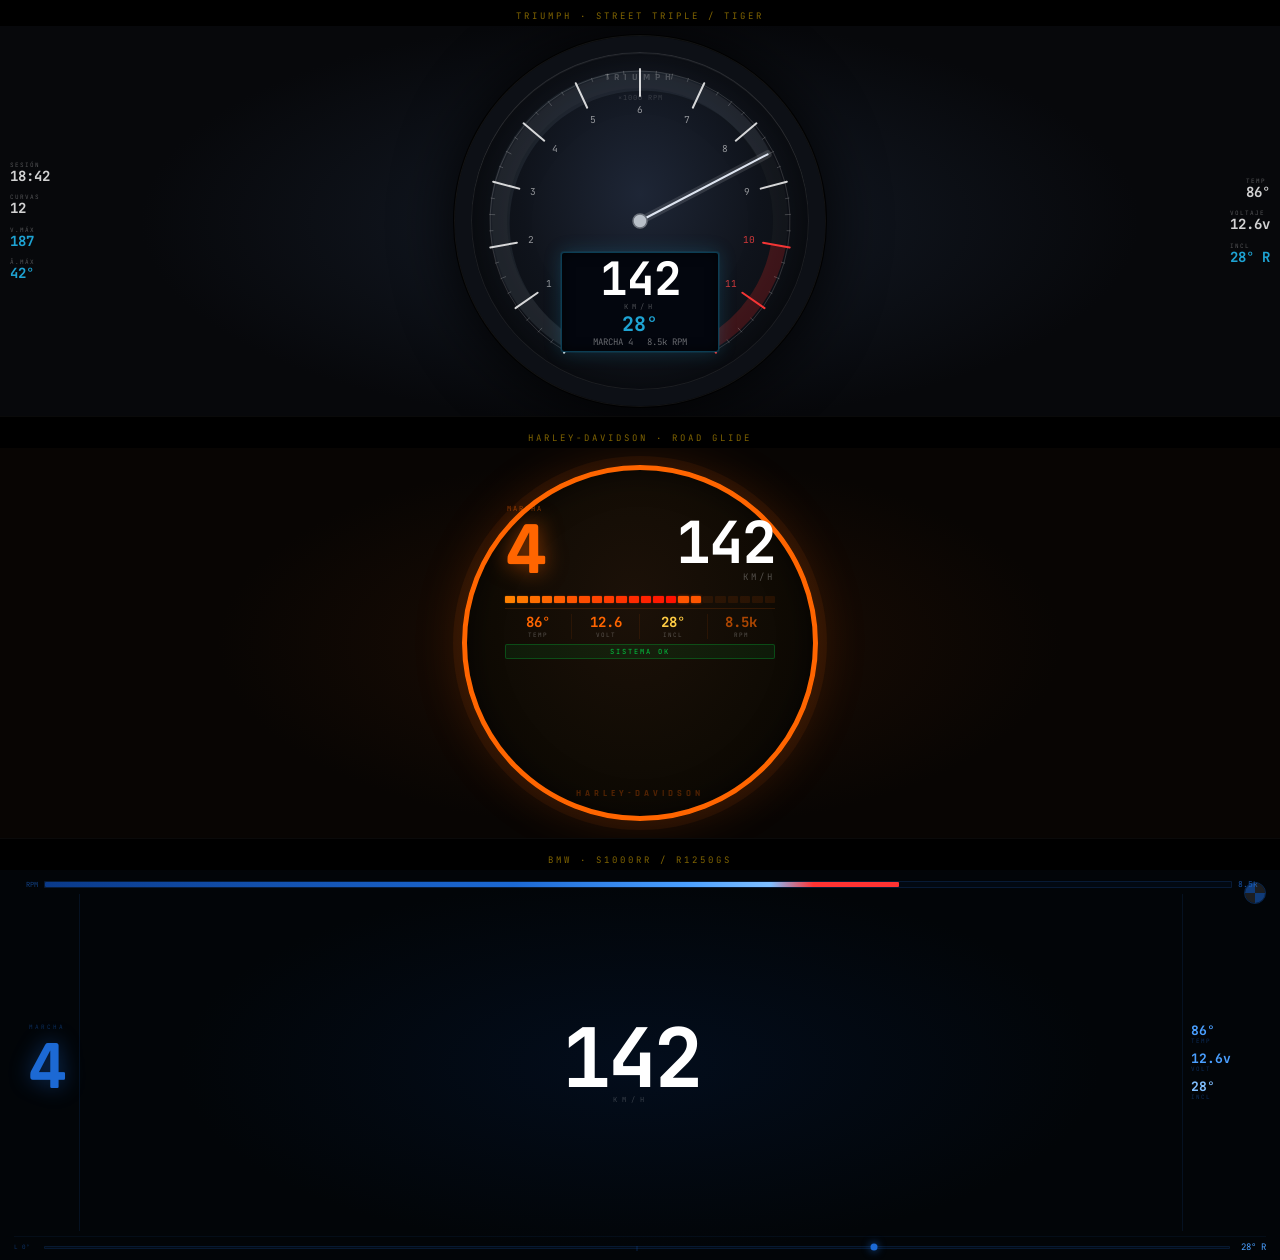
<file: brand-modes.html>
<!DOCTYPE html>
<html lang="es">
<head>
<meta charset="UTF-8">
<meta name="viewport" content="width=device-width, initial-scale=1, maximum-scale=1">
<title>BikerWeather — Brand Modes</title>
<link href="https://fonts.googleapis.com/css2?family=Rajdhani:wght@500;600;700&family=JetBrains+Mono:wght@400;700&display=swap" rel="stylesheet">
<style>
* { margin:0; padding:0; box-sizing:border-box; }
body { background:#000; color:#fff; font-family:'Rajdhani',sans-serif; overflow-x:hidden; }
.mode-lbl { text-align:center; font-family:'JetBrains Mono',monospace; font-size:9px;
  letter-spacing:3px; color:rgba(255,200,0,0.5); padding:10px 0 4px; text-transform:uppercase; }
.divider { height:6px; background:#000; border-top:1px solid rgba(255,255,255,0.04); }
.ls { width:100vw; height:390px; position:relative; overflow:hidden;
  display:flex; align-items:center; justify-content:center; }

/* ═══════════════════════════════════════
   TRIUMPH — esfera completa, igual al display real
═══════════════════════════════════════ */
.ls-tri { background: radial-gradient(ellipse 60% 80% at center, #151c28 0%, #07080b 65%); }

/* Side stats flanking the dial */
.tri-side {
  flex:1; min-width:0; padding:0 10px;
  display:flex; flex-direction:column; justify-content:center; gap:9px;
}
.tri-side.right { align-items:flex-end; }
.tri-s { display:flex; flex-direction:column; }
.tri-s-lbl { font-family:'JetBrains Mono',monospace; font-size:6px;
  color:rgba(255,255,255,0.3); letter-spacing:1px; }
.tri-s-val { font-family:'JetBrains Mono',monospace; font-size:14px;
  font-weight:700; color:rgba(255,255,255,0.82); line-height:1.1; }

/* The round instrument */
.tri-dial {
  flex-shrink: 0;
  width: 370px; height: 370px;
  border-radius: 50%;
  position: relative;
  /* Outer metallic bezel */
  background: radial-gradient(ellipse at 50% 42%, #1e2636 0%, #10141c 50%, #080a0d 100%);
  border: 16px solid #0d1016;
  box-shadow:
    0 0 0 1px rgba(255,255,255,0.07),
    0 0 0 2px rgba(0,0,0,0.9),
    0 4px 60px rgba(0,0,0,0.95),
    inset 0 0 0 1px rgba(255,255,255,0.08),
    inset 0 2px 0 rgba(255,255,255,0.05),
    inset 0 0 50px rgba(0,0,0,0.55);
  overflow: hidden;
}

/* SVG fills the entire circle interior */
.tri-dial svg {
  position: absolute; inset: 0; width: 100%; height: 100%;
}

/* Inner TFT screen — like the small display inside the Triumph dial */
.tri-tft {
  position: absolute;
  bottom: 38px;
  left: 50%; transform: translateX(-50%);
  width: 158px; height: 100px;
  background: #03060e;
  border: 1px solid rgba(30,163,211,0.35);
  border-radius: 3px;
  box-shadow:
    0 0 0 1px rgba(30,163,211,0.1),
    0 0 18px rgba(30,163,211,0.22),
    inset 0 0 12px rgba(0,0,0,0.7);
  display: flex; flex-direction: column;
  align-items: center; justify-content: center;
  gap: 0; padding: 5px 8px;
  z-index: 5;
}
.tri-tft-spd {
  font-family: 'JetBrains Mono', monospace;
  font-size: 46px; font-weight: 700; color: #fff; line-height: 1;
  letter-spacing: -1px;
}
.tri-tft-unit {
  font-family: 'JetBrains Mono', monospace;
  font-size: 7px; color: rgba(255,255,255,0.3); letter-spacing: 4px;
  margin-bottom: 3px;
}
.tri-tft-lean {
  font-family: 'JetBrains Mono', monospace;
  font-size: 20px; font-weight: 700; color: #1EA3D3; line-height: 1;
}
.tri-tft-sub {
  display: flex; gap: 14px; margin-top: 2px;
}
.tri-tft-sub span {
  font-family: 'JetBrains Mono', monospace;
  font-size: 9px; color: rgba(255,255,255,0.4);
}

/* ═══════════════════════════════════════
   HARLEY & BMW (sin cambios)
═══════════════════════════════════════ */
.ls-hd { background:radial-gradient(ellipse 55% 80% at center, #1e0e04 0%, #080503 60%); }
.hd-dial { width:356px;height:356px;flex-shrink:0;position:relative;display:flex;align-items:center;justify-content:center; }
.hd-bezel { position:absolute;inset:0;border-radius:50%;background:radial-gradient(ellipse at 48% 38%,#1c1108 0%,#100b04 55%,#070503 100%);border:5px solid #ff6500;box-shadow:0 0 0 9px rgba(255,101,0,0.07),0 0 50px rgba(255,101,0,0.18),inset 0 0 30px rgba(0,0,0,0.6); }
.hd-inner { position:relative;z-index:2;width:86%;height:86%;display:flex;flex-direction:column;padding:14px 18px 10px; }
.hd-row1 { display:flex;align-items:flex-end;justify-content:space-between; }
.hd-gear-block { display:flex;flex-direction:column;align-items:center; }
.hd-gear-tag { font-family:'JetBrains Mono',monospace;font-size:7px;color:rgba(255,101,0,0.5);letter-spacing:2px; }
.hd-gear { font-family:'Rajdhani',sans-serif;font-size:76px;font-weight:700;color:#ff6500;line-height:1;text-shadow:0 0 22px rgba(255,101,0,0.55); }
.hd-spd-block { text-align:right;padding-bottom:6px; }
.hd-spd { font-family:'JetBrains Mono',monospace;font-size:58px;font-weight:700;color:#fff;line-height:1;letter-spacing:-2px; }
.hd-spd-unit { font-family:'JetBrains Mono',monospace;font-size:9px;color:rgba(255,255,255,0.28);letter-spacing:3px; }
.hd-rpm { display:flex;gap:2px;margin:7px 0 5px;height:7px; }
.hd-seg { flex:1;border-radius:1px; }
.hd-row2 { display:grid;grid-template-columns:1fr 1fr 1fr 1fr;border-top:1px solid rgba(255,101,0,0.14);padding-top:5px; }
.hd-cell { display:flex;flex-direction:column;align-items:center;border-right:1px solid rgba(255,101,0,0.09); }
.hd-cell:last-child { border-right:none; }
.hd-cell-val { font-family:'JetBrains Mono',monospace;font-size:14px;font-weight:700;color:#ff6500;line-height:1.2; }
.hd-cell-lbl { font-family:'JetBrains Mono',monospace;font-size:6px;color:rgba(255,255,255,0.28);letter-spacing:1px; }
.hd-status { margin-top:5px;text-align:center;background:rgba(0,180,60,0.1);border:1px solid rgba(0,200,60,0.28);border-radius:2px;padding:2px 0;font-family:'JetBrains Mono',monospace;font-size:7px;color:#00c840;letter-spacing:2px; }
.hd-logo { position:absolute;bottom:22px;left:50%;transform:translateX(-50%);z-index:3;font-family:'Rajdhani',sans-serif;font-size:9px;font-weight:700;color:rgba(255,101,0,0.28);letter-spacing:4px;white-space:nowrap; }
.ls-bmw { background:radial-gradient(ellipse 60% 80% at center,#030d1c 0%,#020508 60%); }
.bmw-layout { width:100%;height:100%;display:flex;flex-direction:column;padding:9px 14px 7px;gap:5px; }
.bmw-rpm-row { display:flex;align-items:center;gap:6px;flex-shrink:0; }
.bmw-rpm-tag { font-family:'JetBrains Mono',monospace;font-size:7px;color:rgba(28,105,212,0.6);width:24px;text-align:right; }
.bmw-rpm-track { flex:1;height:7px;background:rgba(28,105,212,0.05);border:1px solid rgba(28,105,212,0.18);border-radius:1px;overflow:hidden; }
.bmw-rpm-fill { height:100%;border-radius:1px;background:linear-gradient(to right,#0a3a8a 0%,#1C69D4 55%,#4a9fff 75%,#80bfff 85%,#ff3333 90%); }
.bmw-rpm-num { font-family:'JetBrains Mono',monospace;font-size:8px;color:rgba(28,105,212,0.75);width:28px; }
.bmw-main { flex:1;display:flex;align-items:stretch;min-height:0; }
.bmw-gear-col { width:66px;flex-shrink:0;border-right:1px solid rgba(28,105,212,0.12);display:flex;flex-direction:column;align-items:center;justify-content:center;gap:2px; }
.bmw-gear-lbl { font-family:'JetBrains Mono',monospace;font-size:6px;color:rgba(28,105,212,0.4);letter-spacing:2px; }
.bmw-gear { font-family:'Rajdhani',sans-serif;font-size:70px;font-weight:700;color:#1C69D4;line-height:1;text-shadow:0 0 22px rgba(28,105,212,0.45); }
.bmw-spd-col { flex:1;display:flex;flex-direction:column;align-items:center;justify-content:center;gap:1px; }
.bmw-spd { font-family:'JetBrains Mono',monospace;font-size:82px;font-weight:700;color:#fff;line-height:0.9;letter-spacing:-3px; }
.bmw-spd-unit { font-family:'JetBrains Mono',monospace;font-size:7px;color:rgba(255,255,255,0.22);letter-spacing:5px; }
.bmw-info-col { width:84px;flex-shrink:0;border-left:1px solid rgba(28,105,212,0.12);display:flex;flex-direction:column;justify-content:center;padding-left:8px;gap:7px; }
.bmw-info-cell { display:flex;flex-direction:column; }
.bmw-info-val { font-family:'JetBrains Mono',monospace;font-size:13px;font-weight:700;color:#4a9fff;line-height:1; }
.bmw-info-lbl { font-family:'JetBrains Mono',monospace;font-size:6px;color:rgba(28,105,212,0.38);letter-spacing:1px; }
.bmw-lean-row { flex-shrink:0;display:flex;align-items:center;gap:8px;border-top:1px solid rgba(28,105,212,0.08);padding-top:4px; }
.bmw-lean-tag { font-family:'JetBrains Mono',monospace;font-size:6px;color:rgba(28,105,212,0.45);width:22px; }
.bmw-lean-track { flex:1;height:3px;background:rgba(28,105,212,0.07);border:1px solid rgba(28,105,212,0.14);border-radius:1px;position:relative; }
.bmw-lean-center { position:absolute;top:-1px;left:50%;transform:translateX(-50%);height:5px;width:1px;background:rgba(28,105,212,0.3); }
.bmw-lean-dot { position:absolute;top:50%;transform:translate(-50%,-50%);width:7px;height:7px;background:#1C69D4;border-radius:50%;box-shadow:0 0 8px rgba(28,105,212,0.9); }
.bmw-lean-val { font-family:'JetBrains Mono',monospace;font-size:9px;color:#4a9fff;width:28px;text-align:right; }
.bmw-roundel { position:absolute;top:12px;right:14px;width:22px;height:22px;border-radius:50%;overflow:hidden;border:1px solid rgba(28,105,212,0.35);display:grid;grid-template-columns:1fr 1fr;grid-template-rows:1fr 1fr; }
.r-blue { background:rgba(28,105,212,0.55); }
.r-white { background:rgba(255,255,255,0.1); }
</style>
</head>
<body>

<!-- ══════════════════════════════════════════
     TRIUMPH — esfera auténtica
══════════════════════════════════════════ -->
<p class="mode-lbl">Triumph · Street Triple / Tiger</p>
<div class="ls ls-tri">

  <!-- Stats izquierda -->
  <div class="tri-side">
    <div class="tri-s"><span class="tri-s-lbl">SESIÓN</span><span class="tri-s-val">18:42</span></div>
    <div class="tri-s"><span class="tri-s-lbl">CURVAS</span><span class="tri-s-val">12</span></div>
    <div class="tri-s"><span class="tri-s-lbl">V.MÁX</span><span class="tri-s-val" style="color:#1EA3D3">187</span></div>
    <div class="tri-s"><span class="tri-s-lbl">Â.MÁX</span><span class="tri-s-val" style="color:#1EA3D3">42°</span></div>
  </div>

  <!-- Esfera principal -->
  <div class="tri-dial">
    <svg id="tri-svg" viewBox="0 0 338 338"></svg>

    <!-- Pantalla TFT interior (parte baja de la esfera) -->
    <div class="tri-tft">
      <div class="tri-tft-spd">142</div>
      <div class="tri-tft-unit">KM/H</div>
      <div class="tri-tft-lean">28°</div>
      <div class="tri-tft-sub">
        <span>MARCHA 4</span>
        <span>8.5k RPM</span>
      </div>
    </div>
  </div>

  <!-- Stats derecha -->
  <div class="tri-side right">
    <div class="tri-s"><span class="tri-s-lbl">TEMP</span><span class="tri-s-val">86°</span></div>
    <div class="tri-s"><span class="tri-s-lbl">VOLTAJE</span><span class="tri-s-val">12.6v</span></div>
    <div class="tri-s"><span class="tri-s-lbl">INCL</span><span class="tri-s-val" style="color:#1EA3D3">28° R</span></div>
  </div>

</div>
<div class="divider"></div>

<!-- ══════════════════════════════════════════
     HARLEY
══════════════════════════════════════════ -->
<p class="mode-lbl">Harley-Davidson · Road Glide</p>
<div class="ls ls-hd">
  <div class="hd-dial">
    <div class="hd-bezel"></div>
    <div class="hd-inner">
      <div class="hd-row1">
        <div class="hd-gear-block"><span class="hd-gear-tag">MARCHA</span><span class="hd-gear">4</span></div>
        <div class="hd-spd-block"><div class="hd-spd">142</div><div class="hd-spd-unit">KM/H</div></div>
      </div>
      <div class="hd-rpm" id="hd-rpm"></div>
      <div class="hd-row2">
        <div class="hd-cell"><span class="hd-cell-val">86°</span><span class="hd-cell-lbl">TEMP</span></div>
        <div class="hd-cell"><span class="hd-cell-val">12.6</span><span class="hd-cell-lbl">VOLT</span></div>
        <div class="hd-cell"><span class="hd-cell-val" style="color:#ffcc44">28°</span><span class="hd-cell-lbl">INCL</span></div>
        <div class="hd-cell"><span class="hd-cell-val" style="color:rgba(255,101,0,0.65)">8.5k</span><span class="hd-cell-lbl">RPM</span></div>
      </div>
      <div class="hd-status">SISTEMA OK</div>
    </div>
    <div class="hd-logo">HARLEY-DAVIDSON</div>
  </div>
</div>
<div class="divider"></div>

<!-- ══════════════════════════════════════════
     BMW
══════════════════════════════════════════ -->
<p class="mode-lbl">BMW · S1000RR / R1250GS</p>
<div class="ls ls-bmw" style="position:relative">
  <div class="bmw-layout">
    <div class="bmw-rpm-row">
      <span class="bmw-rpm-tag">RPM</span>
      <div class="bmw-rpm-track"><div class="bmw-rpm-fill" style="width:72%"></div></div>
      <span class="bmw-rpm-num">8.5k</span>
    </div>
    <div class="bmw-main">
      <div class="bmw-gear-col"><span class="bmw-gear-lbl">MARCHA</span><span class="bmw-gear">4</span></div>
      <div class="bmw-spd-col"><span class="bmw-spd">142</span><span class="bmw-spd-unit">KM/H</span></div>
      <div class="bmw-info-col">
        <div class="bmw-info-cell"><span class="bmw-info-val">86°</span><span class="bmw-info-lbl">TEMP</span></div>
        <div class="bmw-info-cell"><span class="bmw-info-val">12.6v</span><span class="bmw-info-lbl">VOLT</span></div>
        <div class="bmw-info-cell"><span class="bmw-info-val" style="color:#80bfff">28°</span><span class="bmw-info-lbl">INCL</span></div>
      </div>
    </div>
    <div class="bmw-lean-row">
      <span class="bmw-lean-tag">L 0°</span>
      <div class="bmw-lean-track"><div class="bmw-lean-center"></div><div class="bmw-lean-dot" style="left:70%"></div></div>
      <span class="bmw-lean-val">28° R</span>
    </div>
  </div>
  <div class="bmw-roundel"><div class="r-blue"></div><div class="r-white"></div><div class="r-white"></div><div class="r-blue"></div></div>
</div>

<script>
/* ═══════════════════════════════════════════════════
   TRIUMPH — Tachometer SVG (338×338 viewBox)
   Circle center: 169,169  — r de ticks: ~145
   Arco del tacómetro: de las 7 en punto hasta las 5
   en punto pasando por las 12 (300° clockwise)
═══════════════════════════════════════════════════ */
(function(){
  const svg = document.getElementById('tri-svg');
  const ns  = 'http://www.w3.org/2000/svg';
  const CX=169, CY=169;

  // Clock-angle helpers (0°=12h, clockwise)
  function rad(deg){ return deg * Math.PI / 180; }
  function pt(r, clockDeg){
    return [CX + r*Math.sin(rad(clockDeg)), CY - r*Math.cos(rad(clockDeg))];
  }
  function arcPath(r, startClock, endClock){
    const span = ((endClock - startClock) + 360) % 360;
    const [sx,sy]=pt(r,startClock), [ex,ey]=pt(r,endClock);
    const large = span > 180 ? 1 : 0;
    return `M${sx},${sy} A${r},${r} 0 ${large},1 ${ex},${ey}`;
  }

  const START=210, ARC=300, END=START+ARC; // 510→150°
  const R_OUT=148, R_IN=133; // tachometer ring radii

  // ── 1. Background tachometer ring track ──
  const [s1x,s1y]=pt(R_OUT,START),[e1x,e1y]=pt(R_OUT,END);
  const [s2x,s2y]=pt(R_IN, START),[e2x,e2y]=pt(R_IN, END);
  const track=document.createElementNS(ns,'path');
  track.setAttribute('d',
    `M${s1x},${s1y} A${R_OUT},${R_OUT} 0 1,1 ${e1x},${e1y}` +
    `L${e2x},${e2y} A${R_IN},${R_IN} 0 1,0 ${s2x},${s2y} Z`);
  track.setAttribute('fill','rgba(255,255,255,0.025)');
  svg.appendChild(track);

  // ── 2. Redline zone (last 16.7% = RPM 10–12k) ──
  const redStart = START + ARC*0.833;
  const [rs1x,rs1y]=pt(R_OUT,redStart),[re1x,re1y]=pt(R_OUT,END);
  const [rs2x,rs2y]=pt(R_IN, redStart),[re2x,re2y]=pt(R_IN, END);
  const redZone=document.createElementNS(ns,'path');
  const rdSpan=((END-redStart)+360)%360;
  redZone.setAttribute('d',
    `M${rs1x},${rs1y} A${R_OUT},${R_OUT} 0 ${rdSpan>180?1:0},1 ${re1x},${re1y}` +
    `L${re2x},${re2y} A${R_IN},${R_IN} 0 ${rdSpan>180?1:0},0 ${rs2x},${rs2y} Z`);
  redZone.setAttribute('fill','rgba(255,20,20,0.18)');
  svg.appendChild(redZone);

  // ── 3. RPM progress glow (0 → 8.5k = 70.8%) ──
  const rpmFrac=0.708;
  const rpmClock=START+rpmFrac*ARC;
  const [pg1x,pg1y]=pt(R_OUT-1,START),[pgx,pgy]=pt(R_OUT-1,rpmClock);
  const [pg2x,pg2y]=pt(R_IN+1, START),[pgx2,pgy2]=pt(R_IN+1, rpmClock);
  const pgSpan=((rpmClock-START)+360)%360;
  const glowArc=document.createElementNS(ns,'path');
  glowArc.setAttribute('d',
    `M${pg1x},${pg1y} A${R_OUT},${R_OUT} 0 ${pgSpan>180?1:0},1 ${pgx},${pgy}` +
    `L${pgx2},${pgy2} A${R_IN},${R_IN} 0 ${pgSpan>180?1:0},0 ${pg2x},${pg2y} Z`);
  glowArc.setAttribute('fill','rgba(200,220,255,0.07)');
  svg.appendChild(glowArc);

  // ── 4. Outer arc border line ──
  const outerLine=document.createElementNS(ns,'path');
  outerLine.setAttribute('d', arcPath(R_OUT+2, START, END));
  outerLine.setAttribute('fill','none');
  outerLine.setAttribute('stroke','rgba(255,255,255,0.15)');
  outerLine.setAttribute('stroke-width','1');
  svg.appendChild(outerLine);

  // ── 5. Major tick marks + labels (0–11) ──
  const N=12;
  for(let i=0; i<=N; i++){
    const clockDeg = START + (i/N)*ARC;
    const isRed = i >= 10;
    const strokeColor = isRed ? 'rgba(255,55,55,0.95)' : 'rgba(255,255,255,0.82)';

    // Tick line (long)
    const [ox,oy]=pt(R_OUT+4, clockDeg), [ix,iy]=pt(R_IN-8, clockDeg);
    const tick=document.createElementNS(ns,'line');
    Object.entries({x1:ox,y1:oy,x2:ix,y2:iy,
      stroke:strokeColor,'stroke-width':'2','stroke-linecap':'round'
    }).forEach(([k,v])=>tick.setAttribute(k,String(v)));
    svg.appendChild(tick);

    // Label
    const [tx,ty]=pt(R_IN-22, clockDeg);
    const t=document.createElementNS(ns,'text');
    Object.entries({x:tx,y:ty,'text-anchor':'middle','dominant-baseline':'middle',
      fill: isRed?'rgba(255,65,65,0.8)':'rgba(255,255,255,0.55)',
      'font-size':'9.5','font-family':'JetBrains Mono,monospace'
    }).forEach(([k,v])=>t.setAttribute(k,String(v)));
    t.textContent = i;
    svg.appendChild(t);
  }

  // ── 6. Minor ticks (4 between each major) ──
  for(let i=0; i<N*4; i++){
    if(i%4===0) continue;
    const clockDeg = START + (i/(N*4))*ARC;
    const isMid = i%2===0;
    const [ox,oy]=pt(R_OUT+3, clockDeg), [ix,iy]=pt(isMid?R_OUT-3:R_OUT-1, clockDeg);
    const m=document.createElementNS(ns,'line');
    Object.entries({x1:ox,y1:oy,x2:ix,y2:iy,
      stroke:'rgba(255,255,255,0.25)','stroke-width':'0.8'
    }).forEach(([k,v])=>m.setAttribute(k,String(v)));
    svg.appendChild(m);
  }

  // ── 7. Needle glow + needle ──
  const nClock = START + rpmFrac*ARC;
  const [ntx,nty]=pt(R_OUT-4, nClock);
  // Glow
  const ng=document.createElementNS(ns,'line');
  Object.entries({x1:CX,y1:CY,x2:ntx,y2:nty,
    stroke:'rgba(255,255,255,0.12)','stroke-width':'8','stroke-linecap':'round'
  }).forEach(([k,v])=>ng.setAttribute(k,String(v)));
  svg.appendChild(ng);
  // Needle
  const nl=document.createElementNS(ns,'line');
  Object.entries({x1:CX,y1:CY,x2:ntx,y2:nty,
    stroke:'#dde4f0','stroke-width':'2','stroke-linecap':'round'
  }).forEach(([k,v])=>nl.setAttribute(k,String(v)));
  svg.appendChild(nl);

  // ── 8. Center hub ──
  const hub=document.createElementNS(ns,'circle');
  Object.entries({cx:CX,cy:CY,r:'7',
    fill:'radial-gradient(circle,#ddd,#888)'
  }).forEach(([k,v])=>hub.setAttribute(k,String(v)));
  hub.setAttribute('fill','#b8bfc8');
  hub.setAttribute('stroke','#6a707a');
  hub.setAttribute('stroke-width','1.5');
  svg.appendChild(hub);

  // ── 9. "TRIUMPH" branding at top ──
  const brand=document.createElementNS(ns,'text');
  Object.entries({x:CX,y:28,'text-anchor':'middle',
    fill:'rgba(255,255,255,0.2)','font-size':'10',
    'font-family':'Rajdhani,sans-serif','font-weight':'700','letter-spacing':'5'
  }).forEach(([k,v])=>brand.setAttribute(k,String(v)));
  brand.textContent='TRIUMPH';
  svg.appendChild(brand);

  // ── 10. "×1000 RPM" sub-label ──
  const rpmLbl=document.createElementNS(ns,'text');
  Object.entries({x:CX,y:48,'text-anchor':'middle',
    fill:'rgba(255,255,255,0.16)','font-size':'7',
    'font-family':'JetBrains Mono,monospace','letter-spacing':'1'
  }).forEach(([k,v])=>rpmLbl.setAttribute(k,String(v)));
  rpmLbl.textContent='×1000 RPM';
  svg.appendChild(rpmLbl);

  // ── 11. Triumph "V" logo above TFT ──
  const vLogo=document.createElementNS(ns,'text');
  Object.entries({x:CX,y:226,'text-anchor':'middle',
    fill:'rgba(255,255,255,0.22)','font-size':'13',
    'font-family':'Rajdhani,sans-serif','font-weight':'700','letter-spacing':'2'
  }).forEach(([k,v])=>vLogo.setAttribute(k,String(v)));
  vLogo.textContent='───V───';
  svg.appendChild(vLogo);
})();

/* Harley RPM segments */
(function(){
  const c=document.getElementById('hd-rpm');
  const N=22, active=Math.round(0.708*N);
  for(let i=0;i<N;i++){
    const s=document.createElement('div'); s.className='hd-seg';
    if(i<active){
      if(i>=Math.floor(N*0.85)){s.style.cssText='background:#ff0022;box-shadow:0 0 4px rgba(255,0,30,0.8)';}
      else if(i>=Math.floor(N*0.68)){s.style.cssText='background:#ff5500;box-shadow:0 0 3px rgba(255,85,0,0.6)';}
      else{const t=i/(N*0.68);const h=30-t*30;s.style.cssText=`background:hsl(${h},100%,50%);box-shadow:0 0 2px hsla(${h},100%,55%,0.4)`;}
    } else { s.style.background='rgba(255,101,0,0.1)'; }
    c.appendChild(s);
  }
})();
</script>
</body>
</html>
</file>
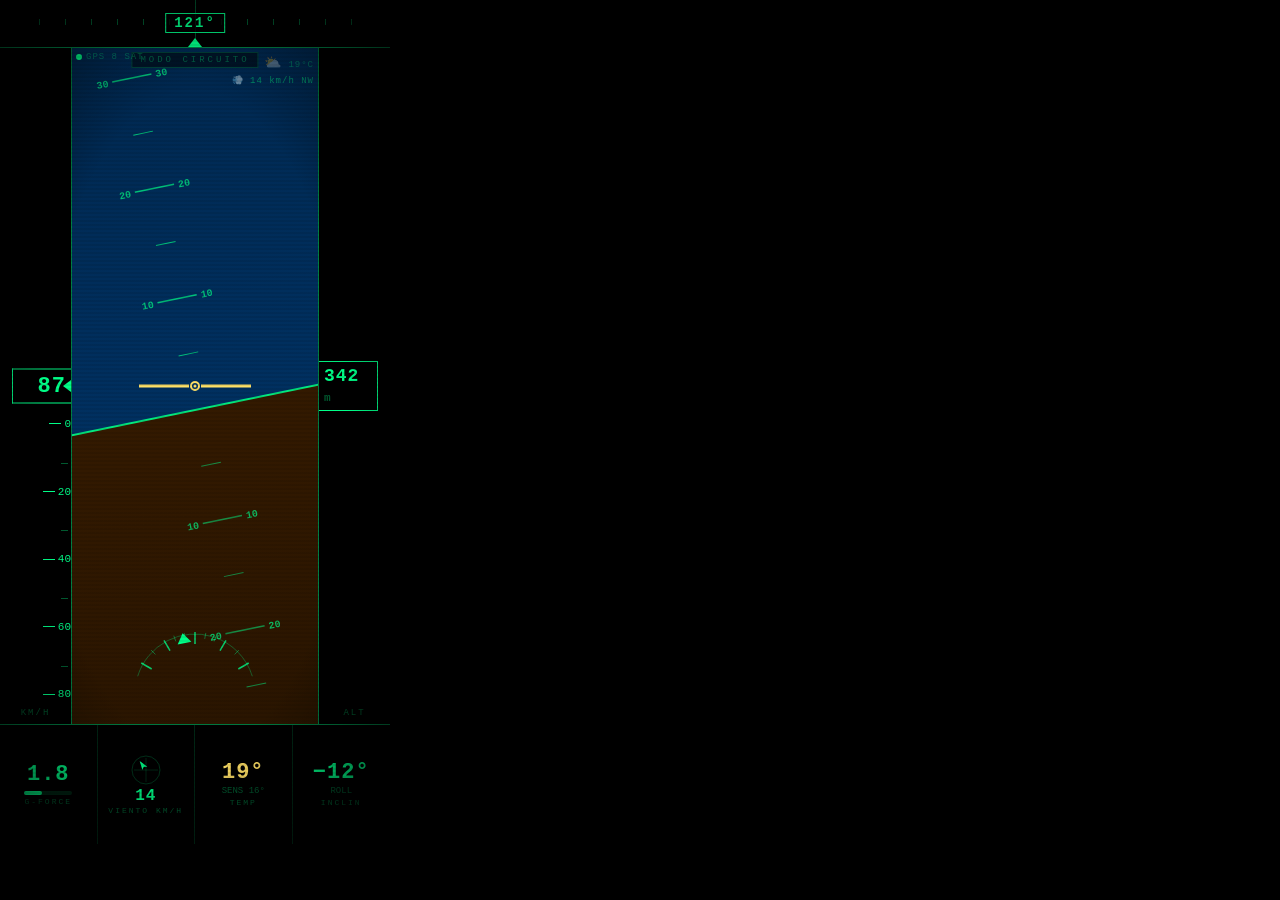
<file: hud-mockup.html>
<!DOCTYPE html>
<html lang="es">
<head>
<meta charset="UTF-8"/>
<meta name="viewport" content="width=device-width, initial-scale=1.0, user-scalable=no"/>
<title>HUD Mockup – Modo Circuito</title>
<style>
  * { margin:0; padding:0; box-sizing:border-box; }
  body { background:#000; width:390px; height:844px; overflow:hidden; font-family:'Courier New',monospace; position:relative; }

  /* Scanlines overlay */
  body::after {
    content:''; position:absolute; inset:0; pointer-events:none; z-index:100;
    background:repeating-linear-gradient(0deg, transparent, transparent 2px, rgba(0,0,0,0.08) 2px, rgba(0,0,0,0.08) 4px);
  }

  /* Vignette */
  body::before {
    content:''; position:absolute; inset:0; pointer-events:none; z-index:99;
    background:radial-gradient(ellipse at center, transparent 55%, rgba(0,0,0,0.7) 100%);
  }

  /* ── COLOR VARS ── */
  :root {
    --g: #00ff88;       /* verde HUD principal */
    --ga: rgba(0,255,136,0.15);
    --gb: rgba(0,255,136,0.06);
    --y: #ffe066;       /* amarillo advertencia */
    --r: #ff4444;       /* rojo peligro */
    --w: rgba(0,255,136,0.5);
    --dim: rgba(0,255,136,0.35);
  }

  /* ══════════════════════════════
     HEADING TAPE  (top)
  ══════════════════════════════ */
  #heading-tape {
    position:absolute; top:0; left:0; right:0; height:48px;
    background:rgba(0,0,0,0.6); border-bottom:1px solid var(--w);
    display:flex; align-items:center; justify-content:center; overflow:hidden;
  }
  .hdg-ticks { display:flex; align-items:flex-end; gap:0; position:relative; }
  .hdg-mark {
    display:flex; flex-direction:column; align-items:center;
    width:26px; font-size:9px; color:var(--dim); line-height:1;
  }
  .hdg-mark.major { color:var(--g); font-size:10px; font-weight:bold; }
  .hdg-mark .tick { width:1px; background:var(--dim); margin-bottom:3px; }
  .hdg-mark.major .tick { background:var(--g); }
  .hdg-mark.minor .tick { height:6px; }
  .hdg-mark.major .tick { height:10px; }
  /* Current heading pointer */
  #hdg-pointer {
    position:absolute; bottom:0; left:50%; transform:translateX(-50%);
    width:0; height:0;
    border-left:7px solid transparent;
    border-right:7px solid transparent;
    border-bottom:9px solid var(--g);
  }
  #hdg-value {
    position:absolute; bottom:2px; left:50%; transform:translateX(-50%);
    background:rgba(0,0,0,0.8); border:1px solid var(--g);
    color:var(--g); font-size:14px; font-weight:bold;
    padding:1px 8px; letter-spacing:2px;
    margin-bottom:12px;
  }
  .hdg-center-line {
    position:absolute; top:0; bottom:0; left:50%;
    width:1px; background:rgba(0,255,136,0.3); pointer-events:none;
  }

  /* ══════════════════════════════
     SPEED TAPE  (left)
  ══════════════════════════════ */
  #speed-tape {
    position:absolute; top:48px; left:0; bottom:120px; width:72px;
    background:rgba(0,0,0,0.55); border-right:1px solid var(--w);
    overflow:hidden; display:flex; flex-direction:column; justify-content:center;
  }
  .tape-inner { position:relative; height:100%; }
  .s-tick {
    position:absolute; right:0; display:flex; align-items:center;
    font-size:9px; color:var(--dim); gap:3px;
  }
  .s-tick .tl { height:1px; background:var(--dim); }
  .s-tick.major { color:var(--g); font-size:11px; }
  .s-tick.major .tl { background:var(--g); }
  #spd-box {
    position:absolute; right:-1px; top:50%; transform:translateY(-50%);
    background:#000; border:1px solid var(--g); border-right:none;
    color:var(--g); font-size:22px; font-weight:bold;
    padding:4px 6px; text-align:right; min-width:60px;
    letter-spacing:1px;
  }
  #spd-label {
    position:absolute; bottom:6px; left:0; right:0;
    text-align:center; font-size:9px; color:var(--dim); letter-spacing:2px;
  }
  #spd-pointer {
    position:absolute; right:0; top:50%; transform:translateY(-50%);
    width:0; height:0;
    border-top:6px solid transparent;
    border-bottom:6px solid transparent;
    border-right:8px solid var(--g);
  }

  /* ══════════════════════════════
     ALTITUDE TAPE  (right)
  ══════════════════════════════ */
  #alt-tape {
    position:absolute; top:48px; right:0; bottom:120px; width:72px;
    background:rgba(0,0,0,0.55); border-left:1px solid var(--w);
    overflow:hidden; display:flex; flex-direction:column; justify-content:center;
  }
  .a-tick {
    position:absolute; left:0; display:flex; align-items:center;
    font-size:9px; color:var(--dim); gap:3px; flex-direction:row-reverse;
  }
  .a-tick .tl { height:1px; background:var(--dim); }
  .a-tick.major { color:var(--g); font-size:11px; }
  .a-tick.major .tl { background:var(--g); }
  #alt-box {
    position:absolute; left:-1px; top:50%; transform:translateY(-50%);
    background:#000; border:1px solid var(--g); border-left:none;
    color:var(--g); font-size:18px; font-weight:bold;
    padding:4px 6px; text-align:left; min-width:60px;
    letter-spacing:1px;
  }
  #alt-label {
    position:absolute; bottom:6px; left:0; right:0;
    text-align:center; font-size:9px; color:var(--dim); letter-spacing:2px;
  }

  /* ══════════════════════════════
     ARTIFICIAL HORIZON  (center)
  ══════════════════════════════ */
  #ahi-wrap {
    position:absolute; top:48px; left:72px; right:72px; bottom:120px;
    overflow:hidden; display:flex; align-items:center; justify-content:center;
  }
  #ahi-canvas { position:absolute; }

  /* Fixed aircraft reference */
  #aircraft-ref {
    position:absolute; top:50%; left:50%; transform:translate(-50%,-50%);
    pointer-events:none; z-index:10;
  }
  .ref-wing {
    position:absolute; top:50%; width:50px; height:3px;
    background:var(--y); transform:translateY(-50%);
  }
  .ref-wing.left { right:calc(50% + 6px); }
  .ref-wing.right { left:calc(50% + 6px); }
  .ref-center { width:10px; height:10px; border:2px solid var(--y); border-radius:50%; position:absolute; top:50%; left:50%; transform:translate(-50%,-50%); }
  .ref-center::after { content:''; position:absolute; top:50%; left:50%; transform:translate(-50%,-50%); width:3px; height:3px; background:var(--y); border-radius:50%; }

  /* Roll arc indicator */
  #roll-arc {
    position:absolute; bottom:20px; left:50%; transform:translateX(-50%);
    display:flex; align-items:center; gap:4px; z-index:10;
  }
  .roll-tick { width:1px; height:8px; background:var(--dim); transform-origin:bottom center; }
  .roll-tick.major { height:12px; background:var(--g); }
  #roll-ptr {
    position:absolute; bottom:14px; left:50%; transform:translateX(-50%);
    width:0; height:0;
    border-left:6px solid transparent;
    border-right:6px solid transparent;
    border-top:10px solid var(--g);
  }

  /* ══════════════════════════════
     BOTTOM STRIP
  ══════════════════════════════ */
  #bottom-strip {
    position:absolute; bottom:0; left:0; right:0; height:120px;
    background:rgba(0,0,0,0.7); border-top:1px solid var(--w);
    display:grid; grid-template-columns:1fr 1fr 1fr 1fr; gap:0;
  }
  .b-cell {
    display:flex; flex-direction:column; align-items:center; justify-content:center;
    border-right:1px solid rgba(0,255,136,0.15); padding:8px 4px; gap:2px;
  }
  .b-cell:last-child { border-right:none; }
  .b-val { font-size:22px; font-weight:bold; color:var(--g); line-height:1; letter-spacing:1px; }
  .b-val.warn { color:var(--y); }
  .b-val.danger { color:var(--r); }
  .b-lbl { font-size:8px; color:var(--dim); letter-spacing:2px; text-transform:uppercase; }
  .b-unit { font-size:9px; color:var(--dim); }

  /* G-force bar */
  #gbar-wrap { width:48px; height:4px; background:rgba(0,255,136,0.15); border-radius:2px; margin-top:3px; }
  #gbar { height:100%; background:var(--g); border-radius:2px; width:25%; transition:width 0.2s; }

  /* Wind cell */
  #wind-arrow-wrap { position:relative; width:32px; height:32px; }
  #wind-arrow-wrap svg { position:absolute; inset:0; }

  /* Mode label */
  #mode-label {
    position:absolute; top:52px; left:50%; transform:translateX(-50%);
    font-size:9px; color:var(--dim); letter-spacing:3px;
    border:1px solid rgba(0,255,136,0.2); padding:2px 8px;
    background:rgba(0,0,0,0.5);
  }

  /* Meteo top-right */
  #meteo-top {
    position:absolute; top:52px; right:76px;
    font-size:9px; color:var(--dim); letter-spacing:1px; text-align:right;
    line-height:1.6;
  }
  #meteo-top .em { font-size:14px; }

  /* GPS status */
  #gps-dot {
    position:absolute; top:52px; left:76px;
    display:flex; align-items:center; gap:4px;
    font-size:9px; color:var(--dim); letter-spacing:1px;
  }
  .dot { width:6px; height:6px; border-radius:50%; background:var(--g); animation:blink 1.5s infinite; }
  @keyframes blink { 0%,100%{opacity:1} 50%{opacity:0.2} }
</style>
</head>
<body>

<!-- HEADING TAPE -->
<div id="heading-tape">
  <div class="hdg-center-line"></div>
  <div class="hdg-ticks" id="hdg-ticks"></div>
  <div id="hdg-value">121°</div>
  <div id="hdg-pointer"></div>
</div>

<!-- SPEED TAPE -->
<div id="speed-tape">
  <div class="tape-inner" id="spd-inner"></div>
  <div id="spd-box">87</div>
  <div id="spd-pointer"></div>
  <div id="spd-label">KM/H</div>
</div>

<!-- ALTITUDE TAPE -->
<div id="alt-tape">
  <div class="tape-inner" id="alt-inner"></div>
  <div id="alt-box">342<br/><span style="font-size:11px;color:var(--dim)">m</span></div>
  <div id="alt-label">ALT</div>
</div>

<!-- ARTIFICIAL HORIZON -->
<div id="ahi-wrap">
  <canvas id="ahi-canvas"></canvas>
  <!-- Fixed aircraft reference -->
  <div id="aircraft-ref">
    <div class="ref-wing left"></div>
    <div class="ref-center"></div>
    <div class="ref-wing right"></div>
  </div>
</div>

<!-- MODE LABEL -->
<div id="mode-label">MODO CIRCUITO</div>

<!-- GPS -->
<div id="gps-dot"><div class="dot"></div> GPS 8 SAT</div>

<!-- METEO -->
<div id="meteo-top">
  <span class="em">⛅</span> 19°C<br/>
  <span style="color:rgba(0,255,136,0.5)">💨 14 km/h NW</span>
</div>

<!-- BOTTOM STRIP -->
<div id="bottom-strip">
  <div class="b-cell">
    <div class="b-val" id="gforce-val">1.8</div>
    <div id="gbar-wrap"><div id="gbar"></div></div>
    <div class="b-lbl">G-FORCE</div>
  </div>
  <div class="b-cell">
    <div id="wind-arrow-wrap">
      <svg viewBox="0 0 32 32" width="32" height="32">
        <circle cx="16" cy="16" r="14" fill="none" stroke="rgba(0,255,136,0.2)" stroke-width="1"/>
        <line x1="16" y1="4" x2="16" y2="28" stroke="rgba(0,255,136,0.15)" stroke-width="1"/>
        <line x1="4" y1="16" x2="28" y2="16" stroke="rgba(0,255,136,0.15)" stroke-width="1"/>
        <!-- Wind arrow pointing NW relative to heading -->
        <polygon id="wind-poly" points="16,5 13,14 16,12 19,14" fill="#00ff88" transform="rotate(-35, 16, 16)"/>
      </svg>
    </div>
    <div class="b-val" style="font-size:16px">14</div>
    <div class="b-lbl">VIENTO km/h</div>
  </div>
  <div class="b-cell">
    <div class="b-val warn">19°</div>
    <div class="b-unit">SENS 16°</div>
    <div class="b-lbl">TEMP</div>
  </div>
  <div class="b-cell">
    <div class="b-val" id="roll-val">−12°</div>
    <div class="b-unit" style="color:var(--dim)">ROLL</div>
    <div class="b-lbl">INCLIN</div>
  </div>
</div>

<script>
// ── HEADING TAPE ──
const hdgTicks = document.getElementById('hdg-ticks');
const HDG = 121;
for (let d = HDG - 30; d <= HDG + 30; d += 5) {
  const el = document.createElement('div');
  const isMajor = d % 10 === 0;
  el.className = 'hdg-mark ' + (isMajor ? 'major' : 'minor');
  const tick = document.createElement('div');
  tick.className = 'tick';
  const lbl = document.createElement('span');
  if (isMajor) {
    const n = ((d % 360) + 360) % 360;
    const labels = {0:'N',45:'NE',90:'E',135:'SE',180:'S',225:'SW',270:'W',315:'NW'};
    lbl.textContent = labels[n] || n;
  }
  el.appendChild(tick);
  el.appendChild(lbl);
  hdgTicks.appendChild(el);
}

// ── SPEED TAPE ──
const spdInner = document.getElementById('spd-inner');
const SPD = 87;
const tapeH = document.getElementById('speed-tape').offsetHeight || 676;
for (let s = 0; s <= 200; s += 10) {
  const el = document.createElement('div');
  el.className = 's-tick ' + (s % 20 === 0 ? 'major' : '');
  const pct = 1 - s / 200;
  el.style.bottom = (pct * tapeH - tapeH * (1 - SPD/200)) + 'px';
  const tl = document.createElement('div');
  tl.className = 'tl';
  tl.style.width = s % 20 === 0 ? '12px' : '7px';
  const lbl = document.createElement('span');
  if (s % 20 === 0) lbl.textContent = s;
  el.style.right = '0';
  el.style.flexDirection = 'row-reverse';
  el.appendChild(lbl);
  el.appendChild(tl);
  spdInner.appendChild(el);
}

// ── ARTIFICIAL HORIZON ──
const canvas = document.getElementById('ahi-canvas');
const ahibox = document.getElementById('ahi-wrap');
const W = ahibox.offsetWidth || 246;
const H = ahibox.offsetHeight || 676;
canvas.width = W;
canvas.height = H;
const ctx = canvas.getContext('2d');

const ROLL = -12; // degrees
const PITCH = 2;  // degrees

function drawAHI(roll, pitch) {
  ctx.clearRect(0, 0, W, H);
  ctx.save();
  ctx.translate(W/2, H/2);
  ctx.rotate(roll * Math.PI / 180);

  const pitchPx = pitch * (H / 60); // 60° total range
  const skyH = H * 1.5;

  // Sky
  const skyGrad = ctx.createLinearGradient(0, -skyH/2 + pitchPx, 0, pitchPx);
  skyGrad.addColorStop(0, 'rgba(0,40,80,0.9)');
  skyGrad.addColorStop(1, 'rgba(0,60,120,0.8)');
  ctx.fillStyle = skyGrad;
  ctx.fillRect(-W, -skyH/2 + pitchPx, W*2, skyH/2);

  // Ground
  const gndGrad = ctx.createLinearGradient(0, pitchPx, 0, skyH/2 + pitchPx);
  gndGrad.addColorStop(0, 'rgba(60,30,0,0.85)');
  gndGrad.addColorStop(1, 'rgba(40,20,0,0.9)');
  ctx.fillStyle = gndGrad;
  ctx.fillRect(-W, pitchPx, W*2, skyH/2);

  // Horizon line
  ctx.strokeStyle = 'rgba(0,255,136,0.9)';
  ctx.lineWidth = 2;
  ctx.beginPath();
  ctx.moveTo(-W, pitchPx);
  ctx.lineTo(W, pitchPx);
  ctx.stroke();

  // Pitch ladder
  ctx.font = 'bold 10px Courier New';
  ctx.textAlign = 'right';
  for (let p = -30; p <= 30; p += 5) {
    if (p === 0) continue;
    const y = pitchPx - p * (H / 60);
    const len = p % 10 === 0 ? 40 : 20;
    const color = p > 0 ? 'rgba(0,255,136,0.7)' : 'rgba(0,255,136,0.5)';
    ctx.strokeStyle = color;
    ctx.lineWidth = p % 10 === 0 ? 1.5 : 1;
    ctx.beginPath();
    ctx.moveTo(-len/2, y);
    ctx.lineTo(len/2, y);
    ctx.stroke();
    if (p % 10 === 0) {
      ctx.fillStyle = 'rgba(0,255,136,0.7)';
      ctx.fillText(Math.abs(p), -len/2 - 4, y + 4);
      ctx.textAlign = 'left';
      ctx.fillText(Math.abs(p), len/2 + 4, y + 4);
      ctx.textAlign = 'right';
    }
  }

  ctx.restore();

  // Roll arc at bottom of AHI
  ctx.save();
  ctx.translate(W/2, H - 30);
  // arc
  ctx.strokeStyle = 'rgba(0,255,136,0.3)';
  ctx.lineWidth = 1;
  ctx.beginPath();
  ctx.arc(0, 0, 60, Math.PI + 0.3, -0.3, false);
  ctx.stroke();
  // roll ticks on arc
  for (const a of [-60,-45,-30,-20,-10,0,10,20,30,45,60]) {
    const rad = (a - 90) * Math.PI / 180;
    const isMaj = a % 30 === 0 || a === 0;
    const r1 = 62, r2 = isMaj ? 50 : 56;
    ctx.strokeStyle = isMaj ? 'rgba(0,255,136,0.8)' : 'rgba(0,255,136,0.4)';
    ctx.lineWidth = isMaj ? 1.5 : 1;
    ctx.beginPath();
    ctx.moveTo(Math.cos(rad)*r1, Math.sin(rad)*r1);
    ctx.lineTo(Math.cos(rad)*r2, Math.sin(rad)*r2);
    ctx.stroke();
  }
  // roll pointer
  const rrad = (roll - 90) * Math.PI / 180;
  ctx.fillStyle = 'var(--g)';
  ctx.strokeStyle = '#00ff88';
  ctx.lineWidth = 1.5;
  ctx.beginPath();
  const px = Math.cos(rrad)*62, py = Math.sin(rrad)*62;
  const tangX = -Math.sin(rrad), tangY = Math.cos(rrad);
  ctx.moveTo(px, py);
  ctx.lineTo(px + tangX*7 - Math.cos(rrad)*10, py + tangY*7 - Math.sin(rrad)*10);
  ctx.lineTo(px - tangX*7 - Math.cos(rrad)*10, py - tangY*7 - Math.sin(rrad)*10);
  ctx.closePath();
  ctx.fillStyle = '#00ff88';
  ctx.fill();

  ctx.restore();
}

drawAHI(ROLL, PITCH);

// G-force bar
document.getElementById('gbar').style.width = Math.min(100, (1.8 / 5) * 100) + '%';

// Animate slight drift for realism
let t = 0;
function animate() {
  t += 0.012;
  const roll = ROLL + Math.sin(t * 0.7) * 0.8;
  const pitch = PITCH + Math.sin(t * 0.4) * 0.3;
  drawAHI(roll, pitch);
  document.getElementById('roll-val').textContent = (roll < 0 ? '−' : '+') + Math.abs(Math.round(roll)) + '°';
  requestAnimationFrame(animate);
}
animate();
</script>
</body>
</html>
</file>
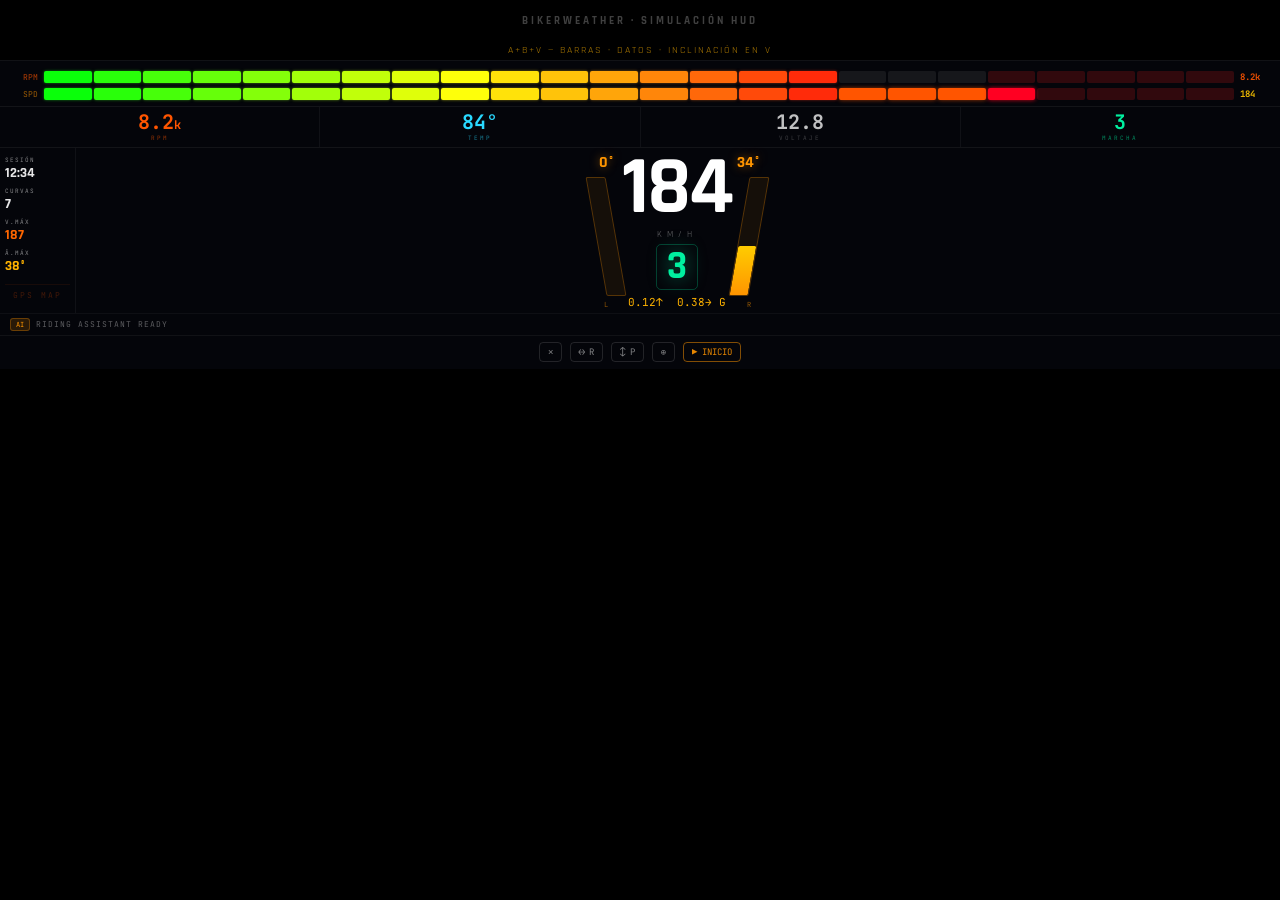
<file: mockups.html>
<!DOCTYPE html>
<html lang="es">
<head>
<meta charset="UTF-8">
<meta name="viewport" content="width=device-width, initial-scale=1, maximum-scale=1">
<title>BikerWeather — Mockups HUD</title>
<link href="https://fonts.googleapis.com/css2?family=Rajdhani:wght@600;700&family=JetBrains+Mono:wght@700&display=swap" rel="stylesheet">
<style>
* { margin:0; padding:0; box-sizing:border-box; }
body { background:#000; color:#fff; font-family:'Rajdhani',sans-serif; overflow-x:hidden; }
h1 { text-align:center; font-size:11px; color:rgba(255,255,255,0.25); letter-spacing:3px; padding:14px 0 6px; text-transform:uppercase; }
.option-title { text-align:center; font-size:10px; color:rgba(255,180,0,0.65); letter-spacing:2px; padding:10px 0 4px; text-transform:uppercase; }
.divider { height:8px; background:#000; }

/* ── MOCKUP CONTAINER ── */
.mockup {
  width:100vw; background:#04050a;
  position:relative; display:flex; flex-direction:column;
  overflow:hidden; border-top:1px solid rgba(255,255,255,0.05);
}

/* ── HORIZONTAL SEGMENT BARS (top) ── */
.top-bars { flex-shrink:0; padding:10px 10px 6px; display:flex; flex-direction:column; gap:5px; }
.bar-row { display:flex; align-items:center; gap:6px; }
.bar-lbl { font-family:'JetBrains Mono',monospace; font-size:8px; width:28px; text-align:right; flex-shrink:0; }
.segs { display:flex; gap:2px; flex:1; height:12px; }
.seg { flex:1; border-radius:2px; }
.bar-val { font-family:'JetBrains Mono',monospace; font-size:9px; font-weight:700; width:30px; text-align:left; flex-shrink:0; }

/* ── INFO STRIP (B style) ── */
.info-strip {
  flex-shrink:0; display:flex; border-top:1px solid rgba(255,255,255,0.06);
  border-bottom:1px solid rgba(255,255,255,0.06);
}
.info-cell {
  flex:1; display:flex; flex-direction:column; align-items:center;
  justify-content:center; padding:5px 4px;
}
.info-cell + .info-cell { border-left:1px solid rgba(255,255,255,0.05); }
.info-num { font-family:'JetBrains Mono',monospace; font-size:20px; font-weight:700; line-height:1; }
.info-lbl { font-family:'JetBrains Mono',monospace; font-size:6px; letter-spacing:2px; margin-top:2px; opacity:0.55; }

/* ── MID ROW ── */
.mid { flex:1; display:flex; align-items:stretch; min-height:0; }

/* Left stats */
.left-stats {
  width:76px; flex-shrink:0; padding:8px 5px;
  display:flex; flex-direction:column; gap:5px;
  border-right:1px solid rgba(255,255,255,0.05);
}
.stat { display:flex; flex-direction:column; }
.sl { font-family:'JetBrains Mono',monospace; font-size:6px; color:rgba(255,255,255,0.5); letter-spacing:1px; }
.sv { font-size:14px; font-weight:700; color:rgba(255,255,255,0.9); }

/* Center — V lean bars + speed usando grid */
.v-center {
  flex:1; display:flex;
  flex-direction:row; align-items:stretch; justify-content:center;
  gap:6px; min-height:0; overflow:visible;
  padding:4px 6px;
}
.v-col {
  display:flex; flex-direction:column;
  align-items:center; justify-content:center;
  gap:4px; flex-shrink:0;
  overflow:visible;
}
.v-angle { font-size:16px; font-weight:700; color:#ff9500; font-family:'Rajdhani',sans-serif; text-shadow:0 0 10px rgba(255,149,0,0.5); }
.v-track {
  width:20px; flex:1;
  border-radius:2px; overflow:hidden;
  background:rgba(255,149,0,0.07); border:1px solid rgba(255,149,0,0.28);
  display:flex; flex-direction:column; justify-content:flex-end;
}
.v-fill { width:100%; background:linear-gradient(to top,#ff9500,#ffcc00); border-radius:2px 2px 0 0; }
.v-lbl { font-family:'JetBrains Mono',monospace; font-size:7px; color:rgba(255,149,0,0.55); }
/* Inclinación visual con skew — no desplaza el elemento */
.v-col-L .v-track { transform:skewX(10deg); }
.v-col-R .v-track { transform:skewX(-10deg); }

.spd-block {
  display:flex; flex-direction:column;
  align-items:center; justify-content:center; gap:2px;
}
.spd-num { font-size:clamp(52px,13vw,82px); font-weight:700; color:#fff; line-height:0.9; letter-spacing:-2px; }
.spd-unit { font-size:9px; color:rgba(255,255,255,0.4); letter-spacing:5px; margin-top:1px; }
.gear-box { font-size:40px; font-weight:700; color:#00f0a0; border:1px solid rgba(0,240,160,0.25); border-radius:5px; padding:0 10px; line-height:1.1; margin-top:2px; font-family:'Rajdhani',sans-serif; text-shadow:0 0 20px rgba(0,240,160,0.5); }
.gf-row { font-family:'JetBrains Mono',monospace; font-size:11px; color:#ffb300; margin-top:3px; }

/* ── BOTTOM BAR ── */
.bot { height:34px; display:flex; align-items:center; justify-content:center; gap:8px; border-top:1px solid rgba(255,255,255,0.05); flex-shrink:0; }
.btn { font-family:'JetBrains Mono',monospace; font-size:9px; color:rgba(255,255,255,0.5); border:1px solid rgba(255,255,255,0.12); border-radius:4px; padding:3px 8px; }
.btn.accent { border-color:rgba(255,149,0,0.5); color:rgba(255,149,0,0.9); }

/* mini map placeholder */
.map-ph { flex:1; min-height:0; margin-top:4px; border-top:1px solid rgba(255,85,0,0.08); display:flex; align-items:center; justify-content:center; }
.map-ph span { font-family:'JetBrains Mono',monospace; font-size:8px; color:rgba(255,85,0,0.25); letter-spacing:2px; }
</style>
</head>
<body>
<h1>BikerWeather · Simulación HUD</h1>

<!-- ════════ VERSIÓN COMBINADA A+B+V ════════ -->
<p class="option-title">A+B+V — Barras · Datos · Inclinación en V</p>
<div class="mockup">

  <!-- Barras horizontales de segmentos -->
  <div class="top-bars">
    <div class="bar-row">
      <span class="bar-lbl" style="color:rgba(255,85,0,0.7)">RPM</span>
      <div class="segs" id="segs-rpm-a"></div>
      <span class="bar-val" style="color:rgba(255,85,0,0.9)">8.2k</span>
    </div>
    <div class="bar-row">
      <span class="bar-lbl" style="color:rgba(255,149,0,0.6)">SPD</span>
      <div class="segs" id="segs-spd-a"></div>
      <span class="bar-val" style="color:rgba(255,200,0,0.9)">184</span>
    </div>
  </div>

  <!-- Fila de datos tipo B -->
  <div class="info-strip">
    <div class="info-cell">
      <div class="info-num" style="color:#ff5500">8.2<span style="font-size:0.6em">k</span></div>
      <div class="info-lbl" style="color:#ff5500">RPM</div>
    </div>
    <div class="info-cell">
      <div class="info-num" style="color:#29d9ff">84°</div>
      <div class="info-lbl" style="color:#29d9ff">TEMP</div>
    </div>
    <div class="info-cell">
      <div class="info-num" style="color:rgba(255,255,255,0.75)">12.8</div>
      <div class="info-lbl" style="color:rgba(255,255,255,0.4)">VOLTAJE</div>
    </div>
    <div class="info-cell">
      <div class="info-num" style="color:#00f0a0">3</div>
      <div class="info-lbl" style="color:#00f0a0">MARCHA</div>
    </div>
  </div>

  <!-- Mid row -->
  <div class="mid">

    <!-- Stats izquierda -->
    <div class="left-stats">
      <div class="stat"><span class="sl">SESIÓN</span><span class="sv">12:34</span></div>
      <div class="stat"><span class="sl">CURVAS</span><span class="sv">7</span></div>
      <div class="stat"><span class="sl">V.MÁX</span><span class="sv" style="color:#ff6600">187</span></div>
      <div class="stat"><span class="sl">Â.MÁX</span><span class="sv" style="color:#ffb300">38°</span></div>
      <div class="map-ph"><span>GPS MAP</span></div>
    </div>

    <!-- Centro: V lean + speed -->
    <div class="v-center">

      <!-- Barra L -->
      <div class="v-col v-col-L">
        <span class="v-angle">0°</span>
        <div class="v-track">
          <div class="v-fill" style="height:0%"></div>
        </div>
        <span class="v-lbl">L</span>
      </div>

      <!-- Velocidad central -->
      <div class="spd-block">
        <div class="spd-num">184</div>
        <div class="spd-unit">KM/H</div>
        <div class="gear-box">3</div>
        <div class="gf-row">0.12↑ &nbsp;0.38→ G</div>
      </div>

      <!-- Barra R -->
      <div class="v-col v-col-R">
        <span class="v-angle">34°</span>
        <div class="v-track">
          <div class="v-fill" style="height:42%"></div>
        </div>
        <span class="v-lbl">R</span>
      </div>

    </div>

  </div>

  <!-- Kirk AI bar -->
  <div style="height:22px;display:flex;align-items:center;gap:6px;padding:0 10px;border-top:1px solid rgba(255,255,255,0.04);flex-shrink:0;">
    <span style="font-family:'JetBrains Mono',monospace;font-size:7px;background:rgba(255,149,0,0.15);color:#ff9500;border:1px solid rgba(255,149,0,0.3);border-radius:3px;padding:1px 5px;">AI</span>
    <span style="font-family:'JetBrains Mono',monospace;font-size:8px;color:rgba(255,255,255,0.35);letter-spacing:1px;">RIDING ASSISTANT READY</span>
  </div>

  <!-- Controles -->
  <div class="bot">
    <span class="btn">✕</span>
    <span class="btn">↔ R</span>
    <span class="btn">↕ P</span>
    <span class="btn">⊕</span>
    <span class="btn accent">▶ INICIO</span>
  </div>

</div>

<script>
function buildSegs(id, total, active) {
  const el = document.getElementById(id);
  if (!el) return;
  for (let i = 0; i < total; i++) {
    const s = document.createElement('div');
    s.className = 'seg';
    const on = i < active;
    const red  = i >= Math.floor(total * 0.83);
    const warm = i >= Math.floor(total * 0.67);
    if (on) {
      if (red)       s.style.cssText = 'background:#ff0022;box-shadow:0 0 4px rgba(255,0,30,0.8)';
      else if (warm) s.style.cssText = 'background:#ff5500;box-shadow:0 0 4px rgba(255,85,0,0.6)';
      else { const t=i/(total*0.67); const h=120-t*120; s.style.cssText=`background:hsl(${h},100%,52%);box-shadow:0 0 3px hsla(${h},100%,55%,0.5)`; }
    } else {
      s.style.background = red ? 'rgba(255,30,30,0.18)' : 'rgba(255,255,255,0.07)';
    }
    el.appendChild(s);
  }
}
buildSegs('segs-rpm-a', 24, 16);
buildSegs('segs-spd-a', 24, 20);
</script>
</body>
</html>
</file>
